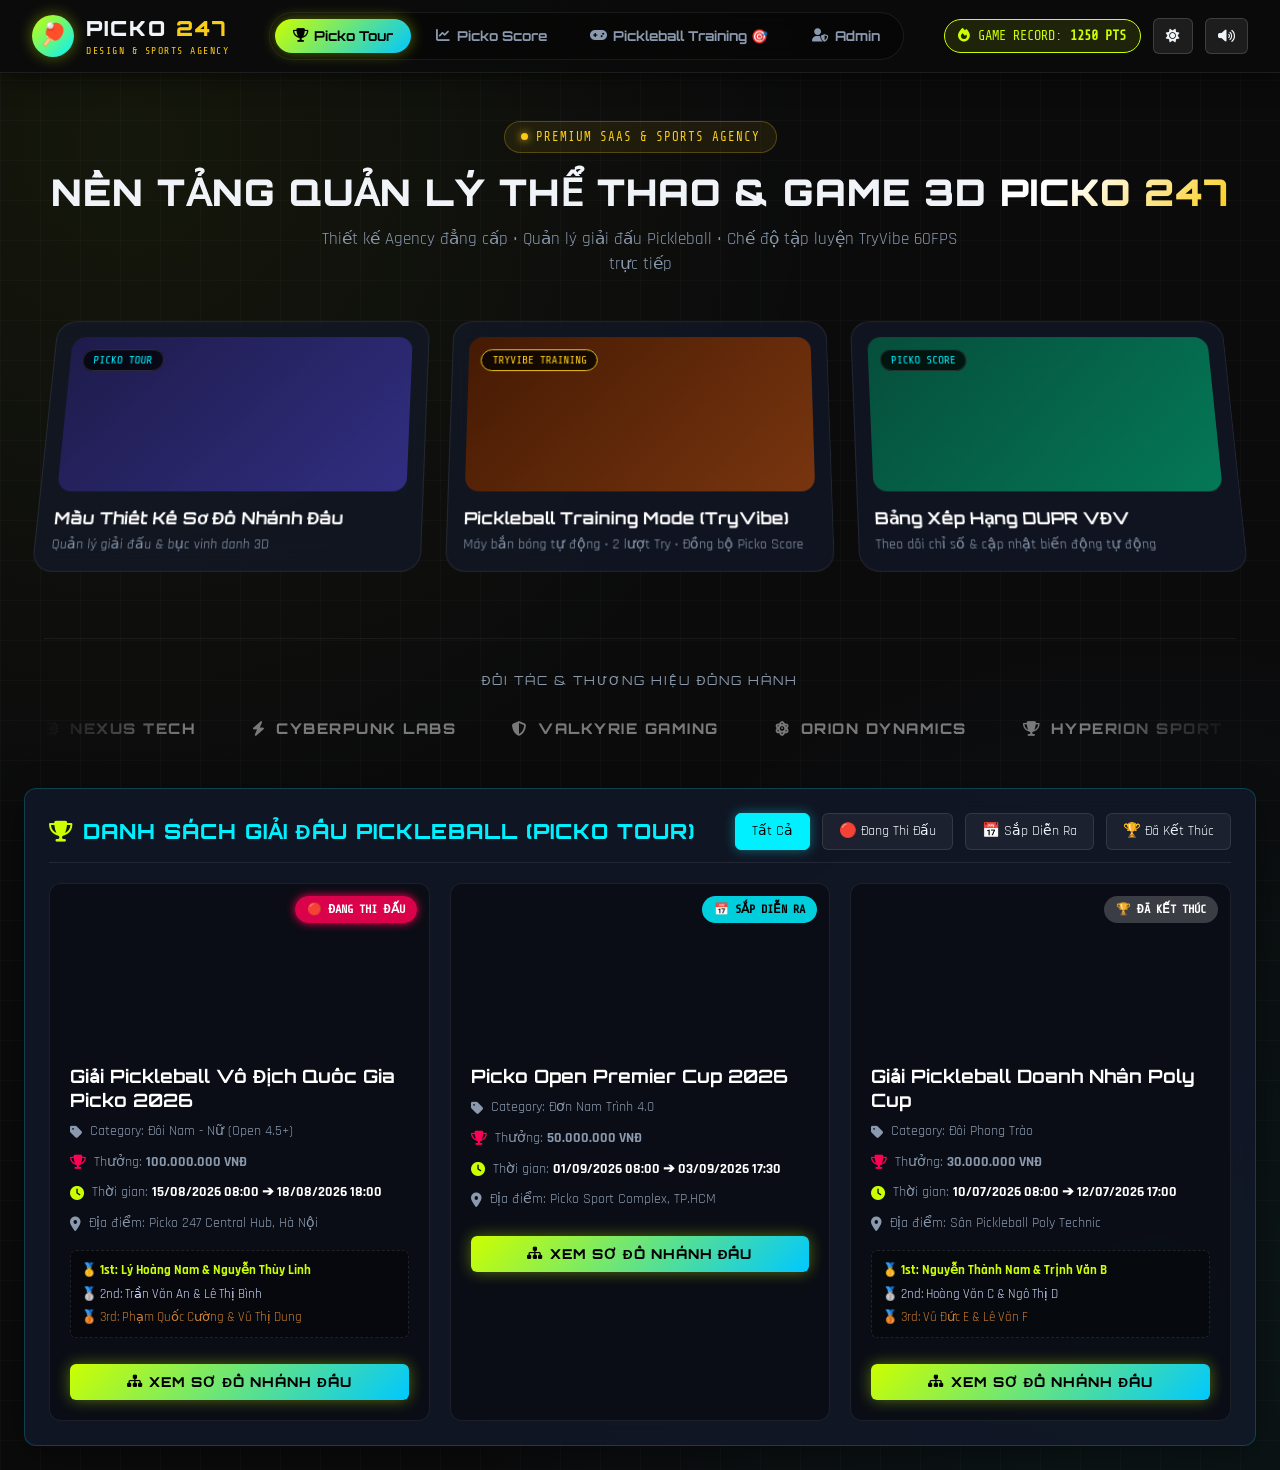
<file: index.html>
<!DOCTYPE html>
<html lang="vi">
<head>
    <meta charset="UTF-8">
    <meta name="viewport" content="width=device-width, initial-scale=1.0">
    <title>Picko 247 Sports & Play Hub — Quản Lý Pickleball & TryVibe Training</title>
    <!-- Google Fonts & FontAwesome -->
    <link rel="stylesheet" href="https://cdnjs.cloudflare.com/ajax/libs/font-awesome/6.4.0/css/all.min.css">
    <link rel="stylesheet" href="css/main.css">
</head>
<body>

    <!-- ===================================================================
         SITE HEADER & BRAND NAVIGATION
         =================================================================== -->
    <!-- ===================================================================
         SITE HEADER & BRAND NAVIGATION (DARK SAAS AGENCY THEME)
         =================================================================== -->
    <header class="site-header saas-header">
        <div class="header-container">
            <!-- Left: Brand Logo -->
            <div class="header-left">
                <a href="#" class="brand-logo">
                    <div class="logo-icon">🏓</div>
                    <div class="brand-text">
                        <div class="brand-title">PICKO <span class="gold-text">247</span></div>
                        <div class="brand-subtitle">DESIGN & SPORTS AGENCY</div>
                    </div>
                </a>
            </div>

            <!-- Core Business Navigation Tabs -->
            <nav class="header-nav-tabs">
                <a href="#" class="nav-tab-link active" data-tab="tour">
                    <i class="fas fa-trophy"></i> Picko Tour
                </a>
                <a href="#" class="nav-tab-link" data-tab="score">
                    <i class="fas fa-chart-line"></i> Picko Score
                </a>
                <a href="#" class="nav-tab-link" data-tab="game">
                    <i class="fas fa-gamepad"></i> Pickleball Training 🎯
                </a>
                <a href="#" class="nav-tab-link" data-tab="admin">
                    <i class="fas fa-user-shield"></i> Admin
                </a>
            </nav>

            <!-- Right Side: Live Game Score Record, Theme Toggle & Sound Toggle -->
            <div class="header-actions">
                <div class="live-game-badge" title="Điểm Mini-Game liên thông Leaderboard">
                    <i class="fas fa-fire"></i> GAME RECORD: <strong id="top-bar-game-score">1250 PTS</strong>
                </div>
                <button class="btn-secondary" id="btn-toggle-theme" style="padding: 0.4rem 0.75rem;" title="Chuyển Chế Độ Sáng / Tối">
                    <i class="fas fa-sun"></i>
                </button>
                <button class="btn-secondary" id="btn-toggle-sound" style="padding: 0.4rem 0.75rem;" title="Bật/Tắt Âm Thanh">
                    <i class="fas fa-volume-up"></i>
                </button>
            </div>
        </div>
    </header>

    <!-- ===================================================================
         HERO SHOWCASE & 3D PERSPECTIVE GALLERY
         =================================================================== -->
    <section class="hero-agency-showcase">
        <div class="hero-badge-pill">
            <span class="gold-dot"></span> PREMIUM SAAS & SPORTS AGENCY
        </div>
        <h1 class="hero-headline">
            NỀN TẢNG QUẢN LÝ THỂ THAO & GAME 3D <span class="gold-gradient-text">PICKO 247</span>
        </h1>
        <p class="hero-subtext">
            Thiết kế Agency đẳng cấp • Quản lý giải đấu Pickleball • Chế độ tập luyện TryVibe 60FPS trực tiếp
        </p>

        <!-- Dynamic 3D Perspective Grid Showcase -->
        <div class="perspective-grid-wrapper">
            <div class="perspective-grid-container">
                <div class="portfolio-card glass-card">
                    <div class="card-thumb thumb-1">
                        <span class="card-tag">PICKO TOUR</span>
                    </div>
                    <div class="card-info">
                        <h4>Mẫu Thiết Kế Sơ Đồ Nhánh Đấu</h4>
                        <p>Quản lý giải đấu & bục vinh danh 3D</p>
                    </div>
                </div>

                <div class="portfolio-card glass-card featured-card">
                    <div class="card-thumb thumb-2">
                        <span class="card-tag gold">TRYVIBE TRAINING</span>
                    </div>
                    <div class="card-info">
                        <h4>Pickleball Training Mode (TryVibe)</h4>
                        <p>Máy bắn bóng tự động • 2 lượt Try • Đồng bộ Picko Score</p>
                    </div>
                </div>

                <div class="portfolio-card glass-card">
                    <div class="card-thumb thumb-3">
                        <span class="card-tag">PICKO SCORE</span>
                    </div>
                    <div class="card-info">
                        <h4>Bảng Xếp Hạng DUPR VĐV</h4>
                        <p>Theo dõi chỉ số & cập nhật biến động tự động</p>
                    </div>
                </div>
            </div>
        </div>

        <!-- Social Proof Section (Partner Logos Infinite Marquee) -->
        <div class="social-proof-section">
            <div class="social-proof-title">ĐỐI TÁC & THƯƠNG HIỆU ĐỒNG HÀNH</div>
            <div class="marquee-wrapper">
                <div class="marquee-track">
                    <div class="partner-logo"><i class="fas fa-microchip"></i> NEXUS TECH</div>
                    <div class="partner-logo"><i class="fas fa-bolt"></i> CYBERPUNK LABS</div>
                    <div class="partner-logo"><i class="fas fa-shield-halved"></i> VALKYRIE GAMING</div>
                    <div class="partner-logo"><i class="fas fa-atom"></i> ORION DYNAMICS</div>
                    <div class="partner-logo"><i class="fas fa-trophy"></i> HYPERION SPORT</div>
                    <div class="partner-logo"><i class="fas fa-globe"></i> ASTRA DIGITAL</div>
                    <div class="partner-logo"><i class="fas fa-crown"></i> ZENITH MEDIA</div>
                    <div class="partner-logo"><i class="fas fa-fire-flame-curved"></i> AURA ATHLETICS</div>

                    <!-- Duplicated Track for Seamless Infinite Loop -->
                    <div class="partner-logo"><i class="fas fa-microchip"></i> NEXUS TECH</div>
                    <div class="partner-logo"><i class="fas fa-bolt"></i> CYBERPUNK LABS</div>
                    <div class="partner-logo"><i class="fas fa-shield-halved"></i> VALKYRIE GAMING</div>
                    <div class="partner-logo"><i class="fas fa-atom"></i> ORION DYNAMICS</div>
                    <div class="partner-logo"><i class="fas fa-trophy"></i> HYPERION SPORT</div>
                    <div class="partner-logo"><i class="fas fa-globe"></i> ASTRA DIGITAL</div>
                    <div class="partner-logo"><i class="fas fa-crown"></i> ZENITH MEDIA</div>
                    <div class="partner-logo"><i class="fas fa-fire-flame-curved"></i> AURA ATHLETICS</div>
                </div>
            </div>
        </div>
    </section>

    <!-- ===================================================================
         MAIN WORKSPACE CONTENT (TABS)
         =================================================================== -->
    <main class="app-container">

        <!-- ===============================================================
             TAB 1: PICKO 247 TOUR (QUẢN LÝ GIẢI ĐẤU & NHÁNH ĐẤU)
             =============================================================== -->
        <section class="tab-page-content" id="tab-tour">
            <div class="glass-panel">
                <div class="section-header">
                    <div class="section-title">
                        <i class="fas fa-trophy" style="color: var(--secondary);"></i>
                        <span>DANH SÁCH GIẢI ĐẤU PICKLEBALL (PICKO TOUR)</span>
                    </div>

                    <!-- Status Filters -->
                    <div class="filter-bar">
                        <button class="tour-filter-btn active" data-status="all">Tất Cả</button>
                        <button class="tour-filter-btn" data-status="live">🔴 Đang Thi Đấu</button>
                        <button class="tour-filter-btn" data-status="upcoming">📅 Sắp Diễn Ra</button>
                        <button class="tour-filter-btn" data-status="finished">🏆 Đã Kết Thúc</button>
                    </div>
                </div>

                <!-- Tournaments Grid Cards -->
                <div class="tournaments-grid" id="tournaments-grid">
                    <!-- Dynamic Tournament Cards Injected by pickoPlatform.js -->
                </div>
            </div>
        </section>

        <!-- ===============================================================
             TAB 2: PICKO 247 SCORE (BẢNG XẾP HẠNG VĐV & HỒ SƠ)
             =============================================================== -->
        <section class="tab-page-content hidden-tab" id="tab-score">
            <div class="glass-panel">
                <div class="section-header">
                    <div class="section-title">
                        <i class="fas fa-list-ol" style="color: var(--primary);"></i>
                        <span>BẢNG XẾP HẠNG VĐV PICKLEBALL (PICKO SCORE)</span>
                    </div>

                    <div style="display: flex; gap: 0.75rem; align-items: center;">
                        <select class="form-control" id="gender-filter" style="padding: 0.35rem 0.75rem;">
                            <option value="all">Tất Cả Giới Tính</option>
                            <option value="Nam">Nam</option>
                            <option value="Nữ">Nữ</option>
                        </select>
                        <input type="text" class="form-control" id="player-search-input" placeholder="🔍 Tìm tên VĐV..." style="padding: 0.35rem 0.75rem;">
                    </div>
                </div>

                <!-- Leaderboard Table -->
                <div class="leaderboard-table-wrapper">
                    <table class="leaderboard-table">
                        <thead>
                            <tr>
                                <th>Hạng</th>
                                <th>Vận Động Viên</th>
                                <th>Giới Tính</th>
                                <th>Điểm DUPR</th>
                                <th>Tỷ Lệ Thắng (Trận)</th>
                                <th>Biến Động</th>
                                <th>Game Score</th>
                                <th>Thao Tác</th>
                            </tr>
                        </thead>
                        <tbody id="leaderboard-tbody">
                            <!-- Dynamic Leaderboard Rows Injected by pickoPlatform.js -->
                        </tbody>
                    </table>
                </div>
            </div>
        </section>

        <!-- ===============================================================
             TAB 3: INTEGRATED MINI GAME "TRYVIBE — PICKLEBALL TRAINING 🎯"
             =============================================================== -->
        <section class="tab-page-content hidden-tab" id="tab-game">
            <div class="glass-panel">
                <div class="section-header">
                    <div>
                        <div class="section-title">
                            <i class="fas fa-gamepad" style="color: var(--secondary);"></i>
                            <span id="game-mode-header-title">MINI-GAME TRỰC TIẾP: PICKLEBALL TRAINING 🎯🏓 (TRYVIBE)</span>
                        </div>
                        <div style="font-size: 0.88rem; color: var(--text-muted);" id="game-mode-header-desc">
                            Máy bắn bóng tự động • Đập bóng qua lưới ghi điểm • Thử thách 2 lượt Try (✔️ ✔️)!
                        </div>
                    </div>
                </div>

                <!-- 3-Column Arcade Cabinet Layout -->
                <div class="game-arcade-layout">
                    
                    <!-- LEFT COLUMN: How to Play & Realtime Stats -->
                    <div class="game-side-panel">
                        <div class="side-panel-box">
                            <div class="side-box-title"><i class="fas fa-book-open"></i> Hướng Dẫn TryVibe Training</div>
                            <ul class="game-rules-list">
                                <li><span class="rule-icon">⬅️➡️</span> <span>Phím <strong>A / D</strong> hoặc <strong>Mũi tên</strong> để di chuyển.</span></li>
                                <li><span class="rule-icon">⬆️</span> <span>Phím <strong>W</strong> hoặc <strong>Mũi tên Lên</strong> để nhảy.</span></li>
                                <li><span class="rule-icon">🏓</span> <span>Phím <strong>Space</strong> để vung vợt đánh bóng qua lưới.</span></li>
                                <li><span class="rule-icon">🎯</span> <span>Chỉ <strong>CỘNG ĐIỂM</strong> khi đánh bóng bay <strong>QUA LƯỚI</strong> sang sân đối phương.</span></li>
                                <li><span class="rule-icon">🚫</span> <span>Đánh <strong>TRÚNG LƯỚI</strong> mà không qua → <strong>MẤT 1 TRY</strong>!</span></li>
                                <li><span class="rule-icon">✔️</span> <span>Bạn có <strong>2 lượt Try</strong> — bóng rơi sân mình là mất 1 Try!</span></li>
                            </ul>
                        </div>

                        <div class="side-panel-box" style="margin-top: 1rem;">
                            <div class="side-box-title"><i class="fas fa-heart"></i> Lượt Try Còn Lại</div>
                            <div id="livesDisplay" class="try-lives-row">
                                <span class="try-icon" id="try1">✔️</span>
                                <span class="try-icon" id="try2">✔️</span>
                            </div>
                            <div style="margin-top: 0.75rem; font-size: 0.85rem; color: var(--text-muted);">
                                Điểm hiện tại: <strong id="hud-score" style="color: var(--secondary);">0</strong> PTS
                            </div>
                        </div>

                        <div class="side-panel-box" style="margin-top: 1rem;">
                            <div class="side-box-title"><i class="fas fa-sliders-h"></i> Điều Khiển Game</div>
                            <div style="display: flex; flex-direction: column; gap: 0.5rem; margin-top: 0.5rem;">
                                <button class="btn-secondary" id="btn-pause-toggle" style="justify-content: center;">
                                    <i class="fas fa-pause"></i> Tạm Dừng [P]
                                </button>
                                <button class="btn-primary" id="btn-reset-game" style="justify-content: center;">
                                    <i class="fas fa-redo"></i> Chơi Lại [R]
                                </button>
                                <button class="btn-secondary" id="btn-toggle-fullscreen" style="justify-content: center;">
                                    <i class="fas fa-expand"></i> Fullscreen [F]
                                </button>
                            </div>
                        </div>
                    </div>

                    <!-- CENTER COLUMN: Centered Mobile Viewport Game Cabinet -->
                    <div class="game-center-viewport">
                        <!-- SPECIFIED GAME CONTAINER -->
                        <div id="game-container" class="arcade-cabinet" style="max-width: 800px; aspect-ratio: 2 / 1; max-height: 440px;">
                            <canvas id="canvas"></canvas>

                            <!-- OVERLAY 1: START SCREEN -->
                            <div class="overlay-screen" id="start-overlay">
                                <div class="game-logo-badge">🏓 OFFICIAL TRAINING HUB</div>
                                <div class="overlay-title" style="color: #D4E157; text-shadow: 0 0 20px rgba(212,225,87,0.5); margin-top: 0.5rem;">CHẾ ĐỘ TẬP LUYỆN</div>
                                <div class="overlay-desc" id="active-game-desc" style="max-width: 420px; margin: 0.5rem auto 1rem;">
                                    Rèn luyện phản xạ đỉnh cao! Đón và đánh trả các đường bóng từ máy bắn tự động qua lưới.
                                </div>
                                <button class="btn-primary" id="btn-start-game" style="font-size: 1.05rem; padding: 0.75rem 2.2rem; border-radius: 50px;">
                                    <i class="fas fa-play"></i> BẮT ĐẦU NGAY
                                </button>
                            </div>

                            <!-- OVERLAY 2: COUNTDOWN 3-2-1 SCREEN -->
                            <div class="overlay-screen hidden" id="countdown-overlay" style="background: rgba(11, 11, 12, 0.88); backdrop-filter: blur(12px);">
                                <div class="countdown-number-anim" id="countdown-number">3</div>
                                <div style="font-family: var(--font-heading); color: var(--gold-primary); letter-spacing: 2px; margin-top: 0.5rem; font-size: 1.1rem;">SẴN SÀNG VÀO TRẬN!</div>
                            </div>

                            <!-- OVERLAY 3: PAUSE SCREEN -->
                            <div class="overlay-screen hidden" id="pause-overlay">
                                <div class="overlay-title" style="color: var(--accent);">ĐANG TẠM DỪNG</div>
                                <div style="display: flex; gap: 0.75rem; margin-top: 1rem; flex-wrap: wrap; justify-content: center;">
                                    <button class="btn-primary" id="btn-resume-game" style="padding: 0.65rem 2rem; border-radius: 50px;">
                                        <i class="fas fa-play"></i> TIẾP TỤC CHƠI
                                    </button>
                                    <button class="btn-danger" id="btn-exit-game-pause" style="padding: 0.65rem 1.8rem; border-radius: 50px;">
                                        <i class="fas fa-sign-out-alt"></i> THOÁT GAME
                                    </button>
                                </div>
                            </div>

                            <!-- OVERLAY 4: GAME OVER SCREEN -->
                            <div class="overlay-screen hidden" id="gameover-overlay">
                                <div id="new-high-badge" class="game-logo-badge" style="background: rgba(250,204,21,0.2); border-color: #FACC15; color: #FACC15; margin-bottom: 0.5rem; display: none;">
                                    🏆 BẠN ĐÃ TẠO KỶ LỤC MỚI!
                                </div>
                                <div class="overlay-title" style="color: var(--danger);">GAME OVER</div>
                                <div style="font-size: 1.15rem; color: var(--text-main); margin-top: 0.5rem;">
                                    Điểm Số: <span id="final-score-display" style="color: var(--secondary); font-weight: 800; font-family: var(--font-heading); font-size: 1.5rem;">0</span> PTS
                                </div>
                                <div style="font-size: 0.95rem; color: var(--text-muted); margin-top: 0.25rem;">
                                    Kỷ Lục Cá Nhân: <span id="final-highscore-display" style="color: #FACC15; font-weight: 800; font-family: var(--font-mono);">0</span> PTS
                                </div>
                                <div style="font-size: 0.88rem; color: var(--success); margin-top: 0.35rem; background: rgba(0,255,136,0.1); padding: 0.4rem 0.8rem; border-radius: 20px;">
                                    ✔ Đã tự động đồng bộ lên Bảng Xếp Hạng Picko Score!
                                </div>
                                <div style="display: flex; gap: 0.75rem; margin-top: 1rem; flex-wrap: wrap; justify-content: center;">
                                    <button class="btn-primary" id="btn-restart-game-over" style="padding: 0.65rem 2rem; border-radius: 50px;">
                                        <i class="fas fa-redo"></i> CHƠI LẠI NGAY
                                    </button>
                                    <button class="btn-danger" id="btn-exit-game-over" style="padding: 0.65rem 1.8rem; border-radius: 50px;">
                                        <i class="fas fa-sign-out-alt"></i> THOÁT GAME
                                    </button>
                                </div>
                            </div>
                        </div>

                        <!-- BOTTOM EXIT GAME TOOLBAR BUTTON -->
                        <div class="game-bottom-actions" style="margin-top: 0.85rem; display: flex; gap: 0.75rem; justify-content: center; width: 100%;">
                            <button class="btn-danger" id="btn-exit-game-bar" style="padding: 0.55rem 1.8rem; border-radius: 50px; font-weight: 700; font-family: var(--font-heading); font-size: 0.85rem;">
                                <i class="fas fa-sign-out-alt"></i> THOÁT GAME & THU NHỎ
                            </button>
                        </div>
                    </div>

                    <!-- RIGHT COLUMN: Top Leaderboard Fast Preview -->
                    <div class="game-side-panel">
                        <div class="side-panel-box">
                            <div class="side-box-title"><i class="fas fa-trophy" style="color: var(--secondary);"></i> Top Cao Thủ Mini Game</div>
                            <div class="mini-leaderboard-list">
                                <div class="mini-rank-item gold">
                                    <span class="mini-rank-num">🥇 1</span>
                                    <span class="mini-rank-name">Lý Hoàng Nam</span>
                                    <span class="mini-rank-score">1,250 PTS</span>
                                </div>
                                <div class="mini-rank-item silver">
                                    <span class="mini-rank-num">🥈 2</span>
                                    <span class="mini-rank-name">Nguyễn Thùy Linh</span>
                                    <span class="mini-rank-score">980 PTS</span>
                                </div>
                                <div class="mini-rank-item bronze">
                                    <span class="mini-rank-num">🥉 3</span>
                                    <span class="mini-rank-name">Trần Văn An</span>
                                    <span class="mini-rank-score">840 PTS</span>
                                </div>
                                <div class="mini-rank-item">
                                    <span class="mini-rank-num">4</span>
                                    <span class="mini-rank-name">Lê Thị Bình</span>
                                    <span class="mini-rank-score">720 PTS</span>
                                </div>
                                <div class="mini-rank-item">
                                    <span class="mini-rank-num">5</span>
                                    <span class="mini-rank-name">Phạm Quốc Cường</span>
                                    <span class="mini-rank-score">610 PTS</span>
                                </div>
                            </div>
                        </div>

                        <div class="side-panel-box" style="margin-top: 1rem; text-align: center;">
                            <div class="side-box-title"><i class="fas fa-fire" style="color: var(--accent);"></i> Kỷ Lục Của Bạn</div>
                            <div style="font-family: var(--font-heading); font-size: 1.8rem; color: var(--secondary); margin-top: 0.3rem;" id="side-user-highscore">
                                0 PTS
                            </div>
                        </div>
                    </div>

                </div>
            </div>
        </section>

        <!-- ===============================================================
             TAB 4: ADMIN PANEL (QUẢN TRỊ CRUD GIẢI ĐẤU & VĐV)
             =============================================================== -->
        <section class="tab-page-content hidden-tab" id="tab-admin">
            <div class="glass-panel">
                <div class="section-header">
                    <div class="section-title">
                        <i class="fas fa-user-shield" style="color: var(--accent);"></i>
                        <span>ADMIN PANEL — QUẢN TRỊ NGIỆP VỤ PICKO 247</span>
                    </div>
                </div>

                <!-- Admin Login Simulation (ID & 6-Digit PIN) -->
                <div id="admin-login-card" style="max-width: 440px; margin: 2rem auto; text-align: center; background: rgba(0,0,0,0.4); padding: 1.8rem; border-radius: var(--radius-md); border: 1px solid var(--bg-card-border);">
                    <h3 style="margin-bottom: 0.5rem; color: var(--primary); font-family: var(--font-heading); font-size: 1.25rem;">
                        <i class="fas fa-user-lock"></i> ĐĂNG NHẬP QUẢN TRỊ VIÊN
                    </h3>
                    <p style="font-size: 0.85rem; color: var(--text-muted); margin-bottom: 1.25rem;">
                        Nhập <strong>Tên ID</strong> và <strong>Mã PIN 6 chữ số</strong> để truy cập hệ thống quản trị Picko 247.
                    </p>
                    <div class="input-group" style="text-align: left;">
                        <label><i class="fas fa-id-badge"></i> Tên ID Tài Khoản:</label>
                        <input type="text" class="form-control" id="admin-id-input" placeholder="Tên ID (Mặc định: ADMIN247)" value="ADMIN247">
                    </div>
                    <div class="input-group" style="text-align: left; margin-top: 0.8rem;">
                        <label><i class="fas fa-key"></i> Mã PIN (6 chữ số):</label>
                        <input type="password" maxlength="6" pattern="[0-9]*" inputmode="numeric" class="form-control" id="admin-pin-input" placeholder="Mã PIN 6 chữ số (VD: 666888)" value="666888">
                    </div>
                    <button class="btn-primary" id="admin-login-btn" style="width: 100%; justify-content: center; margin-top: 1rem; padding: 0.65rem 1rem;">
                        <i class="fas fa-shield-alt"></i> XÁC NHẬN ĐĂNG NHẬP ADMIN
                    </button>
                    <div style="margin-top: 1rem; font-size: 0.8rem; color: var(--gold-primary); background: rgba(255,255,255,0.05); padding: 0.5rem; border-radius: 6px;">
                        💡 <strong>ID Mặc Định:</strong> <code>ADMIN247</code> | <strong>Mã PIN:</strong> <code>666888</code> (hoặc <code>123456</code>)
                    </div>
                </div>

                <!-- Admin Management Panel (Shown after login) -->
                <div id="admin-management-panel" class="hidden-tab">
                    <!-- Top Admin Toolbar & Status -->
                    <div style="display: flex; justify-content: space-between; align-items: center; background: rgba(0,0,0,0.2); padding: 0.8rem 1.2rem; border-radius: var(--radius-md); margin-bottom: 1.5rem; border: 1px solid rgba(255,255,255,0.08);">
                        <div style="display: flex; align-items: center; gap: 0.75rem;">
                            <span style="width: 10px; height: 10px; background: var(--success); border-radius: 50%; display: inline-block;"></span>
                            <span style="font-weight: 700; color: var(--primary);">ADMIN LOGGED IN: <strong id="logged-admin-id" style="color: var(--gold-primary);">ADMIN247</strong></span>
                        </div>
                        <button class="btn-secondary" id="admin-logout-btn" style="padding: 0.4rem 1rem; font-size: 0.85rem;">
                            <i class="fas fa-sign-out-alt"></i> Đăng Xuất Admin
                        </button>
                    </div>

                    <!-- ACCOUNT MANAGEMENT SECTION (QUẢN LÝ TÀI KHOẢN & MÃ PIN 6 CHỮ SỐ) -->
                    <div style="margin-bottom: 2rem;">
                        <div style="display: flex; justify-content: space-between; align-items: center; flex-wrap: wrap; gap: 1rem; margin-bottom: 1rem;">
                            <h3 style="color: var(--gold-primary); font-family: var(--font-heading); font-size: 1.15rem;">
                                <i class="fas fa-users-cog"></i> DANH SÁCH TÀI KHOẢN HỆ THỐNG & MÃ PIN 6 CHỮ SỐ
                            </h3>
                            <div style="display: flex; gap: 0.5rem;">
                                <button class="btn-secondary" id="btn-toggle-pin-visibility" style="padding: 0.45rem 0.85rem; font-size: 0.8rem;">
                                    <i class="fas fa-eye"></i> Hiện / Ẩn Mã PIN
                                </button>
                                <button class="btn-primary" id="btn-open-add-account-modal" style="padding: 0.45rem 0.85rem; font-size: 0.8rem;">
                                    <i class="fas fa-user-plus"></i> + Thêm Tài Khoản Mới
                                </button>
                            </div>
                        </div>

                        <!-- Account List Table -->
                        <div class="leaderboard-table-container">
                            <table class="leaderboard-table">
                                <thead>
                                    <tr>
                                        <th>TÊN ID DỰ ÁN</th>
                                        <th>CHỦ TÀI KHOẢN</th>
                                        <th>MÃ PIN (6 CHỮ SỐ)</th>
                                        <th>VAI TRÒ</th>
                                        <th>RECORD / SCORE</th>
                                        <th>TRẠNG THÁI</th>
                                        <th>THAO TÁC</th>
                                    </tr>
                                </thead>
                                <tbody id="account-list-tbody">
                                    <!-- Rendered dynamically by PickoPlatform -->
                                </tbody>
                            </table>
                        </div>
                    </div>

                    <!-- LIVE MATCHES MANAGEMENT SECTION (QUẢN LÝ TRẬN ĐẤU ĐANG DIỄN RA) -->
                    <div style="margin-bottom: 2rem;">
                        <div style="display: flex; justify-content: space-between; align-items: center; flex-wrap: wrap; gap: 1rem; margin-bottom: 1rem;">
                            <h3 style="color: var(--secondary); font-family: var(--font-heading); font-size: 1.15rem;">
                                <i class="fas fa-play-circle" style="color: #FF0055;"></i> QUẢN LÝ TRẬN ĐẤU ĐANG DIỄN RA (LIVE MATCH MANAGEMENT)
                            </h3>
                            <button class="btn-primary" id="btn-open-add-live-match-modal" style="padding: 0.45rem 0.85rem; font-size: 0.8rem;">
                                <i class="fas fa-plus-circle"></i> + Thêm Trận Đấu Mới Diễn Ra
                            </button>
                        </div>

                        <!-- Live Matches Table -->
                        <div class="leaderboard-table-container">
                            <table class="leaderboard-table">
                                <thead>
                                    <tr>
                                        <th>ID / GIẢI ĐẤU</th>
                                        <th>VÒNG / SÂN ĐẤU</th>
                                        <th>ĐỘI 1 vs ĐỘI 2</th>
                                        <th>TỶ SỐ TRỰC TIẾP</th>
                                        <th>THỜI GIAN (BẮT ĐẦU - KẾT THÚC)</th>
                                        <th>TRẠNG THÁI</th>
                                        <th>THAO TÁC ADMIN</th>
                                    </tr>
                                </thead>
                                <tbody id="live-matches-tbody">
                                    <!-- Rendered dynamically by PickoPlatform -->
                                </tbody>
                            </table>
                        </div>
                    </div>

                    <!-- TOURNAMENT & SYSTEM CRUD -->
                    <div style="display: grid; grid-template-columns: 1fr 1fr; gap: 1.5rem;">
                        <!-- CRUD Tournaments Form -->
                        <div style="background: rgba(0,0,0,0.3); padding: 1.25rem; border-radius: var(--radius-md); border: 1px solid rgba(255,255,255,0.08);">
                            <h3 style="color: var(--secondary); font-family: var(--font-heading); margin-bottom: 1rem; font-size: 1rem;">➕ Tạo Giải Đấu Mới (CRUD Tour)</h3>
                            <form id="form-add-tournament">
                                <div class="input-group">
                                    <label>Tên Giải Đấu:</label>
                                    <input type="text" class="form-control" id="admin-tour-name" required placeholder="VD: Picko Open Cup 2026">
                                </div>
                                <div class="input-group">
                                    <label>Hạng Mục Thi Đấu:</label>
                                    <input type="text" class="form-control" id="admin-tour-category" required placeholder="VD: Đôi Nam-Nữ Trình 4.5">
                                </div>
                                <div class="input-group">
                                    <label>Cơ Cấu Giải Thưởng:</label>
                                    <input type="text" class="form-control" id="admin-tour-prize" required placeholder="VD: 50.000.000 VNĐ">
                                </div>
                                <div style="display: grid; grid-template-columns: 1fr 1fr; gap: 0.8rem; margin-bottom: 0.85rem;">
                                    <div class="input-group" style="margin-bottom: 0;">
                                        <label><i class="fas fa-clock"></i> Thời Gian Bắt Đầu:</label>
                                        <input type="datetime-local" class="form-control" id="admin-tour-start-time" required>
                                    </div>
                                    <div class="input-group" style="margin-bottom: 0;">
                                        <label><i class="fas fa-flag-checkered"></i> Thời Gian Kết Thúc:</label>
                                        <input type="datetime-local" class="form-control" id="admin-tour-end-time" required>
                                    </div>
                                </div>
                                <button type="submit" class="btn-primary" style="width: 100%; justify-content: center; margin-top: 0.5rem;">
                                    <i class="fas fa-plus-circle"></i> XÁC NHẬN TẠO GIẢI
                                </button>
                            </form>
                        </div>

                        <!-- CRUD Player Rating Adjustments & Athlete Management -->
                        <div style="background: rgba(0,0,0,0.3); padding: 1.25rem; border-radius: var(--radius-md); border: 1px solid rgba(255,255,255,0.08);">
                            <h3 style="color: var(--primary); font-family: var(--font-heading); margin-bottom: 0.75rem; font-size: 1rem;">
                                ⚙️ Quản Lý VĐV & Điều Chỉnh Điểm DUPR (CRUD Score)
                            </h3>
                            <p style="font-size: 0.85rem; color: var(--text-muted); margin-bottom: 1rem;">
                                Khởi tạo VĐV mới hoặc ghi nhận trực tiếp biến động điểm (+0.20, -0.10) kèm lý do giải đấu.
                            </p>
                            <div style="display: flex; flex-direction: column; gap: 0.6rem;">
                                <button class="btn-primary" id="btn-open-add-athlete-modal" style="width: 100%; justify-content: center; font-size: 0.85rem;">
                                    <i class="fas fa-user-plus"></i> ➕ Tạo Hồ Sơ VĐV Mới
                                </button>
                                <button class="btn-secondary" id="btn-trigger-dupr-sync" style="width: 100%; justify-content: center; font-size: 0.85rem;">
                                    <i class="fas fa-sync-alt"></i> 🔄 Tự Động Cập Nhật Biến Động Điểm DUPR All VĐV
                                </button>
                            </div>
                        </div>
                    </div>

                    <!-- ADMIN ATHLETES LIST TABLE (CRUD ATHLETES) -->
                    <div style="margin-top: 2rem;">
                        <div style="display: flex; justify-content: space-between; align-items: center; margin-bottom: 1rem;">
                            <h3 style="color: var(--secondary); font-family: var(--font-heading); font-size: 1.1rem;">
                                <i class="fas fa-running"></i> QUẢN LÝ THÔNG TIN VĐV & ĐIỂM DUPR ĐỒNG BỘ
                            </h3>
                        </div>
                        <div class="leaderboard-table-container">
                            <table class="leaderboard-table">
                                <thead>
                                    <tr>
                                        <th>ID VĐV</th>
                                        <th>HỌ VÀ TÊN</th>
                                        <th>GIỚI TÍNH</th>
                                        <th>ĐIỂM DUPR</th>
                                        <th>TỶ LỆ THẮNG</th>
                                        <th>BIẾN ĐỘNG GẦN NHẤT</th>
                                        <th>THAO TÁC ADMIN</th>
                                    </tr>
                                </thead>
                                <tbody id="admin-athletes-tbody">
                                    <!-- Rendered dynamically by PickoPlatform -->
                                </tbody>
                            </table>
                        </div>
                    </div>
                </div>
            </div>
        </section>

    </main>

    <!-- ===================================================================
         BRACKET MODAL VIEWER
         =================================================================== -->
    <div class="modal-backdrop" id="bracket-modal">
        <div class="modal-card">
            <div style="display: flex; justify-content: space-between; align-items: center; border-bottom: 1px solid rgba(255,255,255,0.1); padding-bottom: 0.5rem;">
                <h3 id="bracket-modal-title" style="font-family: var(--font-heading); color: var(--primary);">SƠ ĐỒ NHÁNH ĐẤU</h3>
                <button class="close-btn" onclick="document.getElementById('bracket-modal').classList.remove('active')" style="background:none; border:none; color:#fff; font-size:1.5rem; cursor:pointer;">&times;</button>
            </div>
            <div id="bracket-modal-body" style="padding-top: 1rem;">
                <!-- Bracket content injected dynamically -->
            </div>
        </div>
    </div>

    <!-- ===================================================================
         PLAYER PROFILE MODAL
         =================================================================== -->
    <div class="modal-backdrop" id="player-modal">
        <div class="modal-card">
            <div style="display: flex; justify-content: space-between; align-items: center;">
                <h3 style="font-family: var(--font-heading); color: var(--secondary);">HỒ SƠ VẬN ĐỘNG VIÊN</h3>
                <button class="close-btn" onclick="document.getElementById('player-modal').classList.remove('active')" style="background:none; border:none; color:#fff; font-size:1.5rem; cursor:pointer;">&times;</button>
            </div>
            <div id="player-modal-content">
                <!-- Player Profile Content -->
            </div>
        </div>
    </div>

    <!-- ===================================================================
         ADD NEW ACCOUNT MODAL (ID & MÃ PIN 6 CHỮ SỐ)
         =================================================================== -->
    <div class="modal-backdrop" id="account-modal">
        <div class="modal-card" style="max-width: 480px;">
            <div style="display: flex; justify-content: space-between; align-items: center; border-bottom: 1px solid rgba(255,255,255,0.1); padding-bottom: 0.5rem; margin-bottom: 1rem;">
                <h3 style="font-family: var(--font-heading); color: var(--gold-primary);"><i class="fas fa-user-plus"></i> THÊM TÀI KHOẢN HỆ THỐNG MỚI</h3>
                <button class="close-btn" onclick="document.getElementById('account-modal').classList.remove('active')" style="background:none; border:none; color:#fff; font-size:1.5rem; cursor:pointer;">&times;</button>
            </div>
            <form id="form-add-account">
                <div class="input-group">
                    <label><i class="fas fa-id-card"></i> Tên ID Tài Khoản (Duy Nhất):</label>
                    <input type="text" class="form-control" id="new-account-id" required placeholder="VD: ADMIN_VIP_01 hoặc PK-PLAYER-99">
                </div>
                <div class="input-group" style="margin-top: 0.8rem;">
                    <label><i class="fas fa-user"></i> Tên Chủ Tài Khoản / VĐV:</label>
                    <input type="text" class="form-control" id="new-account-name" required placeholder="VD: Nguyễn Hoàng Nam">
                </div>
                <div class="input-group" style="margin-top: 0.8rem;">
                    <label><i class="fas fa-key"></i> Mã PIN (Bắt Buộc 6 Chữ Số):</label>
                    <div style="display: flex; gap: 0.5rem;">
                        <input type="text" maxlength="6" pattern="[0-9]{6}" inputmode="numeric" class="form-control" id="new-account-pin" required placeholder="6 chữ số PIN (VD: 888999)">
                        <button type="button" class="btn-secondary" id="btn-generate-pin" style="white-space: nowrap; font-size: 0.8rem;">
                            🎲 Ngẫu Nhiên
                        </button>
                    </div>
                </div>
                <div class="input-group" style="margin-top: 0.8rem;">
                    <label><i class="fas fa-user-shield"></i> Vai Trò Hệ Thống:</label>
                    <select class="form-control" id="new-account-role">
                        <option value="Quản Trị Viên">🛡️ Quản Trị Viên (Admin)</option>
                        <option value="Vận Động Viên" selected>🏓 Vận Động Viên Official</option>
                        <option value="Hội Viên Premier">⭐ Hội Viên Premier</option>
                    </select>
                </div>
                <button type="submit" class="btn-primary" style="width: 100%; justify-content: center; margin-top: 1.25rem;">
                    <i class="fas fa-save"></i> LƯU & CẤP TÀI KHOẢN MỚI
                </button>
            </form>
        </div>
    <!-- ===================================================================
         ADD NEW ATHLETE MODAL (CRUD ATHLETE PROFILE)
         =================================================================== -->
    <div class="modal-backdrop" id="athlete-modal">
        <div class="modal-card" style="max-width: 500px;">
            <div style="display: flex; justify-content: space-between; align-items: center; border-bottom: 1px solid rgba(255,255,255,0.1); padding-bottom: 0.5rem; margin-bottom: 1rem;">
                <h3 style="font-family: var(--font-heading); color: var(--primary);"><i class="fas fa-user-plus"></i> KHỞI TẠO HỒ SƠ VĐV MỚI</h3>
                <button class="close-btn" onclick="document.getElementById('athlete-modal').classList.remove('active')" style="background:none; border:none; color:#fff; font-size:1.5rem; cursor:pointer;">&times;</button>
            </div>
            <form id="form-add-athlete">
                <div class="input-group">
                    <label><i class="fas fa-id-badge"></i> Họ và Tên VĐV:</label>
                    <input type="text" class="form-control" id="new-athlete-name" required placeholder="VD: Đặng Hoàng Yến">
                </div>
                <div style="display: grid; grid-template-columns: 1fr 1fr; gap: 0.8rem; margin-top: 0.8rem;">
                    <div class="input-group">
                        <label><i class="fas fa-venus-mars"></i> Giới Tính:</label>
                        <select class="form-control" id="new-athlete-gender">
                            <option value="Nam">Nam</option>
                            <option value="Nữ">Nữ</option>
                        </select>
                    </div>
                    <div class="input-group">
                        <label><i class="fas fa-star"></i> Điểm DUPR Khởi Tạo:</label>
                        <input type="number" step="0.01" min="1.00" max="8.00" class="form-control" id="new-athlete-dupr" required value="4.50">
                    </div>
                </div>
                <div class="input-group" style="margin-top: 0.8rem;">
                    <label><i class="fas fa-align-left"></i> Bio Giới Thiệu / CLB Trực Thuộc:</label>
                    <input type="text" class="form-control" id="new-athlete-bio" placeholder="VD: VĐV Chuyên nghiệp Picko Club Hanoi">
                </div>
                <div class="input-group" style="margin-top: 0.8rem;">
                    <label><i class="fas fa-trophy"></i> Thành Tích Nổi Bật / Huy Chương:</label>
                    <input type="text" class="form-control" id="new-athlete-achievements" placeholder="VD: 🥇 Vô Địch Picko Premier Cup 2026">
                </div>
                <button type="submit" class="btn-primary" style="width: 100%; justify-content: center; margin-top: 1.25rem;">
                    <i class="fas fa-plus-circle"></i> XÁC NHẬN LƯU VĐV MỚI
                </button>
            </form>
        </div>
    </div>

    <!-- ===================================================================
         ADD NEW LIVE MATCH MODAL
         =================================================================== -->
    <div class="modal-backdrop" id="live-match-modal">
        <div class="modal-card" style="max-width: 520px;">
            <div style="display: flex; justify-content: space-between; align-items: center; border-bottom: 1px solid rgba(255,255,255,0.1); padding-bottom: 0.5rem; margin-bottom: 1rem;">
                <h3 style="font-family: var(--font-heading); color: var(--secondary);"><i class="fas fa-play-circle" style="color: #FF0055;"></i> THÊM TRẬN ĐẤU ĐANG DIỄN RA MỚI</h3>
                <button class="close-btn" onclick="document.getElementById('live-match-modal').classList.remove('active')" style="background:none; border:none; color:#fff; font-size:1.5rem; cursor:pointer;">&times;</button>
            </div>
            <form id="form-add-live-match">
                <div class="input-group">
                    <label><i class="fas fa-trophy"></i> Thuộc Giải Đấu:</label>
                    <input type="text" class="form-control" id="new-match-tour" required placeholder="VD: Giải Pickleball Vô Địch Quốc Gia Picko 2026">
                </div>
                <div style="display: grid; grid-template-columns: 1fr 1fr; gap: 0.8rem; margin-top: 0.8rem;">
                    <div class="input-group">
                        <label><i class="fas fa-sitemap"></i> Vòng Đấu:</label>
                        <input type="text" class="form-control" id="new-match-round" required placeholder="VD: Bán Kết Đôi Nam">
                    </div>
                    <div class="input-group">
                        <label><i class="fas fa-map-marker-alt"></i> Sân Thi Đấu (Court):</label>
                        <input type="text" class="form-control" id="new-match-court" required placeholder="VD: Sân Trung Tâm">
                    </div>
                </div>
                <div style="display: grid; grid-template-columns: 1fr 1fr; gap: 0.8rem; margin-top: 0.8rem;">
                    <div class="input-group">
                        <label><i class="fas fa-user"></i> Đội / VĐV 1:</label>
                        <input type="text" class="form-control" id="new-match-p1" required placeholder="VD: Lý Hoàng Nam / Thùy Linh">
                    </div>
                    <div class="input-group">
                        <label><i class="fas fa-user"></i> Đội / VĐV 2:</label>
                        <input type="text" class="form-control" id="new-match-p2" required placeholder="VD: Phạm Cường / Vũ Dung">
                    </div>
                </div>
                <div class="input-group" style="margin-top: 0.8rem;">
                    <label><i class="fas fa-star"></i> Tỷ Số Trực Tiếp Ban Đầu:</label>
                    <input type="text" class="form-control" id="new-match-score" required value="0 - 0" placeholder="VD: 11 - 9, 8 - 11">
                </div>
                <div style="display: grid; grid-template-columns: 1fr 1fr; gap: 0.8rem; margin-top: 0.8rem;">
                    <div class="input-group">
                        <label><i class="fas fa-clock"></i> Thời Gian Bắt Đầu:</label>
                        <input type="datetime-local" class="form-control" id="new-match-start-time" required>
                    </div>
                    <div class="input-group">
                        <label><i class="fas fa-flag-checkered"></i> Dự Kiến Kết Thúc:</label>
                        <input type="datetime-local" class="form-control" id="new-match-end-time" required>
                    </div>
                </div>
                <button type="submit" class="btn-primary" style="width: 100%; justify-content: center; margin-top: 1.25rem;">
                    <i class="fas fa-plus-circle"></i> TẠO & PHÁT TRỰC TIẾP TRẬN ĐẤU
                </button>
            </form>
        </div>
    </div>
    <script src="js/engine/AudioManager.js"></script>
    <script src="js/engine/InputManager.js"></script>
    <script src="js/engine/ParticleSystem.js"></script>
    <script src="js/engine/Storage.js"></script>
    <script src="js/engine/GameEngine.js"></script>
    <script src="js/games/BaseGame.js"></script>
    <script src="js/games/PickleballTraining.js"></script>
    <script src="js/pickoPlatform.js"></script>
    <script src="js/app.js"></script>
</body>
</html>
</file>
<file: css/main.css>
/* ==========================================================================
   PICKO 247 SPORTS & PLAY HUB - Master Layout & Theme System
   Brand Theme: Deep Navy (#0b0f19), Electric Cyan (#00f0ff), Pickleball Yellow (#ccff00)
   ========================================================================== */

@import url('https://fonts.googleapis.com/css2?family=Orbitron:wght@400;600;800;900&family=Rajdhani:wght@500;600;700&family=Share+Tech+Mono&display=swap');

:root {
    --bg-dark: #0b0f19;
    --bg-card: rgba(18, 24, 41, 0.85);
    --bg-card-border: rgba(0, 240, 255, 0.2);
    
    --primary: #00f0ff;
    --primary-glow: rgba(0, 240, 255, 0.4);
    --secondary: #ccff00; /* Pickleball Lime/Yellow */
    --secondary-glow: rgba(204, 255, 0, 0.4);
    --accent: #ff0055;
    --accent-glow: rgba(255, 0, 85, 0.4);
    --success: #00ff88;
    --danger: #ff3366;
    
    --text-main: #f0f4f8;
    --text-muted: #8a99ad;
    --text-dim: #4e5d73;
    
    --font-heading: 'Orbitron', sans-serif;
    --font-body: 'Rajdhani', sans-serif;
    --font-mono: 'Share Tech Mono', monospace;
    
    --radius-sm: 6px;
    --radius-md: 12px;
    --radius-lg: 20px;
    
    --transition: all 0.25s cubic-bezier(0.4, 0, 0.2, 1);
}

/* ==========================================================================
   BRIGHT FRESH GREEN & PROFESSIONAL SAAS LIGHT THEME SYSTEM (.light-theme)
   ========================================================================== */
body.light-theme {
    --bg-dark: #f8fafc;
    --bg-dark-saas: #f0fdf4;
    --bg-card: rgba(255, 255, 255, 0.95);
    --bg-card-border: rgba(16, 185, 129, 0.16);
    
    --primary: #10b981;
    --primary-glow: rgba(16, 185, 129, 0.2);
    --secondary: #059669;
    --secondary-glow: rgba(5, 150, 105, 0.2);
    --gold-primary: #10b981;
    --gold-glow: rgba(16, 185, 129, 0.2);

    --text-main: #0f172a;
    --text-muted: #334155;
    --text-dim: #64748b;
    background: linear-gradient(135deg, #f8fafc 0%, #ecfdf5 50%, #f0fdf4 100%) !important;
    background-attachment: fixed !important;
    color: #0f172a !important;
}

body.light-theme .saas-header {
    background: rgba(255, 255, 255, 0.95) !important;
    border-bottom: 1px solid rgba(16, 185, 129, 0.14) !important;
    backdrop-filter: blur(16px) !important;
    box-shadow: 0 4px 20px rgba(0, 0, 0, 0.03);
}

body.light-theme .brand-title {
    color: #0f172a !important;
}

body.light-theme .brand-title .gold-text {
    color: #10b981 !important;
}

body.light-theme .brand-subtitle {
    color: #64748b !important;
}

body.light-theme .nav-tab-link {
    color: #334155 !important;
}

body.light-theme .nav-tab-link:hover {
    color: #10b981 !important;
    background: rgba(16, 185, 129, 0.08) !important;
}

body.light-theme .nav-tab-link.active {
    color: #047857 !important;
    background: #ecfdf5 !important;
    border-color: #10b981 !important;
    box-shadow: 0 0 14px rgba(16, 185, 129, 0.18) !important;
}

body.light-theme .live-game-badge {
    background: #ecfdf5 !important;
    border-color: rgba(16, 185, 129, 0.35) !important;
    color: #047857 !important;
}

body.light-theme .hero-headline {
    color: #0f172a !important;
}

body.light-theme .gold-gradient-text {
    background: linear-gradient(135deg, #10b981 0%, #059669 100%) !important;
    -webkit-background-clip: text !important;
    -webkit-text-fill-color: transparent !important;
}

body.light-theme .hero-subtext {
    color: #334155 !important;
}

body.light-theme .hero-badge-pill {
    background: #ecfdf5 !important;
    border-color: rgba(16, 185, 129, 0.35) !important;
    color: #047857 !important;
    box-shadow: 0 4px 15px rgba(16, 185, 129, 0.1) !important;
}

body.light-theme .gold-dot {
    background: #10b981 !important;
    box-shadow: 0 0 10px #10b981 !important;
}

body.light-theme .glass-panel,
body.light-theme .portfolio-card,
body.light-theme .side-panel-box,
body.light-theme .modal-card {
    background: rgba(255, 255, 255, 0.98) !important;
    border: 1px solid rgba(16, 185, 129, 0.2) !important;
    color: #0f172a !important;
    box-shadow: 0 10px 30px rgba(0, 0, 0, 0.06), 0 1px 3px rgba(16, 185, 129, 0.08) !important;
    backdrop-filter: blur(12px) !important;
}

body.light-theme .modal-card h2,
body.light-theme .modal-card h3,
body.light-theme .modal-card h4,
body.light-theme .modal-card label,
body.light-theme .modal-card p,
body.light-theme .modal-card li {
    color: #0f172a !important;
}

body.light-theme .modal-card .close-btn {
    color: #0f172a !important;
}

body.light-theme .modal-card .close-btn:hover {
    color: #10b981 !important;
}

body.light-theme #admin-login-card,
body.light-theme #admin-management-panel > div {
    background: #ffffff !important;
    border-color: rgba(16, 185, 129, 0.2) !important;
    box-shadow: 0 4px 15px rgba(0,0,0,0.03) !important;
}

body.light-theme #admin-login-card label,
body.light-theme #admin-login-card p,
body.light-theme #admin-login-card h3 {
    color: #0f172a !important;
}

body.light-theme .bracket-match-card {
    background: #f8fafc !important;
    border-color: rgba(16, 185, 129, 0.2) !important;
    color: #0f172a !important;
}

body.light-theme .mini-rank-item {
    background: #ffffff !important;
    color: #0f172a !important;
    border-bottom-color: rgba(0,0,0,0.06) !important;
}

body.light-theme .card-info h4 {
    color: #0f172a !important;
}

body.light-theme .card-info p {
    color: #475569 !important;
}

body.light-theme .side-box-title {
    color: #059669 !important;
    border-bottom-color: rgba(16, 185, 129, 0.12) !important;
}

body.light-theme .game-rules-list {
    color: #334155 !important;
}

body.light-theme .social-proof-title {
    color: #64748b !important;
}

body.light-theme .partner-logo {
    color: #334155 !important;
}

body.light-theme .partner-logo:hover {
    color: #10b981 !important;
    text-shadow: 0 0 12px rgba(16, 185, 129, 0.3) !important;
}

body.light-theme .leaderboard-table {
    color: #0f172a !important;
}

body.light-theme .leaderboard-table th {
    background: #ecfdf5 !important;
    color: #0f172a !important;
    border-bottom: 2px solid #a7f3d0 !important;
}

body.light-theme .leaderboard-table tr:hover {
    background: rgba(16, 185, 129, 0.06) !important;
}

body.light-theme .leaderboard-table td {
    border-bottom-color: rgba(0, 0, 0, 0.05) !important;
    color: #1e293b !important;
}

body.light-theme .form-control,
body.light-theme select.form-control,
body.light-theme input.form-control {
    background: #ffffff !important;
    color: #0f172a !important;
    border: 1px solid rgba(16, 185, 129, 0.22) !important;
    box-shadow: 0 2px 4px rgba(0, 0, 0, 0.02) !important;
}

body.light-theme .form-control:focus {
    border-color: #10b981 !important;
    box-shadow: 0 0 0 3px rgba(16, 185, 129, 0.18) !important;
}

body.light-theme .btn-secondary {
    background: #ffffff !important;
    border-color: rgba(16, 185, 129, 0.2) !important;
    color: #0f172a !important;
    box-shadow: 0 2px 4px rgba(0, 0, 0, 0.03) !important;
}

body.light-theme .btn-secondary:hover {
    background: #ecfdf5 !important;
    color: #047857 !important;
    border-color: #10b981 !important;
}

body.light-theme .btn-primary {
    background: linear-gradient(135deg, #10b981 0%, #059669 100%) !important;
    color: #ffffff !important;
    box-shadow: 0 4px 14px rgba(16, 185, 129, 0.3) !important;
}

body.light-theme .tour-filter-btn {
    background: #ffffff !important;
    color: #334155 !important;
    border-color: rgba(16, 185, 129, 0.18) !important;
}

body.light-theme .tour-filter-btn.active {
    background: #10b981 !important;
    color: #ffffff !important;
    border-color: #10b981 !important;
    box-shadow: 0 4px 12px rgba(16, 185, 129, 0.25) !important;
}

body.light-theme .tournament-card {
    background: #ffffff !important;
    border-color: rgba(16, 185, 129, 0.14) !important;
}

body.light-theme .tour-name {
    color: #0f172a !important;
}

body.light-theme .tour-info {
    color: #475569 !important;
}

body.light-theme .overlay-screen {
    background: rgba(255, 255, 255, 0.95) !important;
    color: #0f172a !important;
}

body.light-theme .overlay-title {
    color: #059669 !important;
}

body.light-theme .overlay-desc {
    color: #334155 !important;
}

* {
    box-sizing: border-box;
    margin: 0;
    padding: 0;
    user-select: none;
    -webkit-user-select: none;
}

body {
    background-color: var(--bg-dark);
    color: var(--text-main);
    font-family: var(--font-body);
    font-size: 16px;
    line-height: 1.5;
    min-height: 100vh;
    display: flex;
    flex-direction: column;
    overflow-x: hidden;
    background-image: 
        radial-gradient(circle at 10% 10%, rgba(204, 255, 0, 0.05) 0%, transparent 40%),
        radial-gradient(circle at 90% 90%, rgba(0, 240, 255, 0.05) 0%, transparent 40%),
        linear-gradient(rgba(255, 255, 255, 0.02) 1px, transparent 1px),
        linear-gradient(90deg, rgba(255, 255, 255, 0.02) 1px, transparent 1px);
    background-size: 100% 100%, 100% 100%, 40px 40px, 40px 40px;
}

/* Header & Picko Navigation */
.site-header {
    background: rgba(11, 15, 25, 0.92);
    backdrop-filter: blur(14px);
    -webkit-backdrop-filter: blur(14px);
    border-bottom: 1px solid var(--bg-card-border);
    padding: 0.75rem 1.5rem;
    position: sticky;
    top: 0;
    z-index: 100;
    box-shadow: 0 4px 20px rgba(0, 0, 0, 0.6);
}

.header-container {
    max-width: 1440px;
    margin: 0 auto;
    display: flex;
    align-items: center;
    justify-content: space-between;
    gap: 1rem;
}

.brand-logo {
    display: flex;
    align-items: center;
    gap: 0.75rem;
    text-decoration: none;
}

.logo-icon {
    width: 42px;
    height: 42px;
    background: linear-gradient(135deg, var(--secondary), var(--primary));
    border-radius: 50%;
    display: grid;
    place-items: center;
    font-size: 1.4rem;
    box-shadow: 0 0 15px var(--secondary-glow);
}

.brand-title {
    font-family: var(--font-heading);
    font-size: 1.3rem;
    font-weight: 900;
    letter-spacing: 2px;
    color: var(--text-main);
}

.brand-title span {
    color: var(--secondary);
}

/* Nav Tabs */
.header-nav-tabs {
    display: flex;
    align-items: center;
    gap: 0.5rem;
    background: rgba(0, 0, 0, 0.3);
    padding: 0.35rem;
    border-radius: 50px;
    border: 1px solid rgba(255, 255, 255, 0.08);
}

.nav-tab-link {
    color: var(--text-muted);
    font-family: var(--font-heading);
    font-size: 0.85rem;
    font-weight: 700;
    padding: 0.45rem 1.1rem;
    border-radius: 40px;
    text-decoration: none;
    transition: var(--transition);
    display: flex;
    align-items: center;
    gap: 0.4rem;
}

.nav-tab-link:hover {
    color: var(--primary);
}

.nav-tab-link.active {
    background: linear-gradient(135deg, var(--secondary), #00c8ff);
    color: #000;
    box-shadow: 0 0 15px var(--secondary-glow);
}

.header-actions {
    display: flex;
    align-items: center;
    gap: 0.75rem;
}

.live-game-badge {
    background: rgba(204, 255, 0, 0.1);
    border: 1px solid var(--secondary);
    padding: 0.35rem 0.85rem;
    border-radius: 50px;
    font-family: var(--font-mono);
    font-size: 0.85rem;
    display: flex;
    align-items: center;
    gap: 0.5rem;
    color: var(--secondary);
}

/* Main App Workspaces */
.app-container {
    max-width: 1440px;
    width: 100%;
    margin: 0 auto;
    padding: 1.5rem;
    flex: 1;
    display: flex;
    flex-direction: column;
    gap: 1.5rem;
}

.hidden-tab {
    display: none !important;
}

/* Generic Glass Panel */
.glass-panel {
    background: var(--bg-card);
    border: 1px solid var(--bg-card-border);
    border-radius: var(--radius-md);
    padding: 1.5rem;
    backdrop-filter: blur(12px);
    -webkit-backdrop-filter: blur(12px);
    box-shadow: 0 8px 32px 0 rgba(0, 0, 0, 0.4);
}

.section-header {
    display: flex;
    align-items: center;
    justify-content: space-between;
    margin-bottom: 1.25rem;
    padding-bottom: 0.75rem;
    border-bottom: 1px solid rgba(255, 255, 255, 0.08);
}

.section-title {
    font-family: var(--font-heading);
    font-size: 1.3rem;
    font-weight: 800;
    color: var(--primary);
    display: flex;
    align-items: center;
    gap: 0.6rem;
    letter-spacing: 1px;
}

/* Filter Controls */
.filter-bar {
    display: flex;
    align-items: center;
    gap: 0.75rem;
    flex-wrap: wrap;
}

.tour-filter-btn {
    background: rgba(255, 255, 255, 0.05);
    border: 1px solid rgba(255, 255, 255, 0.1);
    color: var(--text-main);
    padding: 0.4rem 1rem;
    border-radius: var(--radius-sm);
    font-family: var(--font-body);
    font-size: 0.9rem;
    cursor: pointer;
    transition: var(--transition);
}

.tour-filter-btn:hover, .tour-filter-btn.active {
    background: var(--primary);
    color: #000;
    border-color: var(--primary);
    box-shadow: 0 0 12px var(--primary-glow);
}

/* Tournaments Cards Grid */
.tournaments-grid {
    display: grid;
    grid-template-columns: repeat(auto-fill, minmax(340px, 1fr));
    gap: 1.25rem;
}

.tour-card {
    background: rgba(0, 0, 0, 0.4);
    border: 1px solid rgba(255, 255, 255, 0.08);
    border-radius: var(--radius-md);
    overflow: hidden;
    transition: var(--transition);
    display: flex;
    flex-direction: column;
}

.tour-card:hover {
    border-color: var(--primary);
    transform: translateY(-4px);
    box-shadow: 0 10px 30px rgba(0, 240, 255, 0.15);
}

.tour-banner {
    height: 160px;
    background-size: cover;
    background-position: center;
    position: relative;
    padding: 0.75rem;
}

.tour-status-badge {
    position: absolute;
    top: 0.75rem;
    right: 0.75rem;
    padding: 0.3rem 0.75rem;
    border-radius: 50px;
    font-family: var(--font-mono);
    font-size: 0.75rem;
    font-weight: bold;
}

.status-live { background: rgba(255, 0, 85, 0.85); color: #fff; box-shadow: 0 0 10px var(--accent); }
.status-upcoming { background: rgba(0, 240, 255, 0.85); color: #000; }
.status-finished { background: rgba(255, 255, 255, 0.2); color: #fff; }

.tour-body {
    padding: 1.25rem;
    display: flex;
    flex-direction: column;
    gap: 0.6rem;
    flex: 1;
}

.tour-title {
    font-family: var(--font-heading);
    font-size: 1.15rem;
    color: #fff;
    line-height: 1.3;
}

.tour-info-row {
    font-size: 0.88rem;
    color: var(--text-muted);
    display: flex;
    align-items: center;
    gap: 0.5rem;
}

.podium-mini-box {
    background: rgba(0, 0, 0, 0.3);
    border: 1px dashed rgba(255, 255, 255, 0.1);
    border-radius: var(--radius-sm);
    padding: 0.6rem;
    margin-top: 0.4rem;
    display: flex;
    flex-direction: column;
    gap: 0.25rem;
    font-size: 0.82rem;
}

.podium-item.gold { color: var(--secondary); font-weight: bold; }
.podium-item.silver { color: #d0dcff; }
.podium-item.bronze { color: #cd7f32; }

/* Picko Score Leaderboard Table */
.leaderboard-table-wrapper {
    overflow-x: auto;
}

.leaderboard-table {
    width: 100%;
    border-collapse: collapse;
    font-size: 0.95rem;
}

.leaderboard-table th, .leaderboard-table td {
    padding: 0.85rem 1rem;
    text-align: left;
    border-bottom: 1px solid rgba(255, 255, 255, 0.06);
}

.leaderboard-table th {
    font-family: var(--font-heading);
    font-size: 0.8rem;
    color: var(--text-muted);
    text-transform: uppercase;
    letter-spacing: 1px;
    background: rgba(0, 0, 0, 0.25);
}

.leaderboard-table tr:hover td {
    background: rgba(0, 240, 255, 0.04);
}

.rank-badge {
    padding: 0.2rem 0.6rem;
    border-radius: 4px;
    font-family: var(--font-mono);
    font-weight: bold;
}

.rank-1 { background: linear-gradient(135deg, #ffe600, #ffaa00); color: #000; }
.rank-2 { background: linear-gradient(135deg, #e0e5ff, #8a99ad); color: #000; }
.rank-3 { background: linear-gradient(135deg, #cd7f32, #8b4513); color: #fff; }

.delta-plus { color: var(--success); font-weight: bold; font-family: var(--font-mono); }
.delta-minus { color: var(--danger); font-weight: bold; font-family: var(--font-mono); }

/* Game Viewport Layout inside Picko 247 */
#game-container {
    position: relative;
    width: 100%;
    aspect-ratio: 16 / 9;
    background: #000;
    border-radius: var(--radius-md);
    overflow: hidden;
    border: 2px solid var(--bg-card-border);
    box-shadow: 0 0 30px rgba(0, 0, 0, 0.8);
    display: flex;
    align-items: center;
    justify-content: center;
}

#canvas {
    display: block;
    width: 100%;
    height: 100%;
    object-fit: contain;
    background-color: #0b0f19;
}

/* Modals & Bracket Tree */
.modal-backdrop {
    position: fixed;
    top: 0;
    left: 0;
    width: 100vw;
    height: 100vh;
    background: rgba(0, 0, 0, 0.8);
    backdrop-filter: blur(8px);
    z-index: 1000;
    display: flex;
    align-items: center;
    justify-content: center;
    opacity: 0;
    pointer-events: none;
    transition: opacity 0.25s ease;
}

.modal-backdrop.active {
    opacity: 1;
    pointer-events: auto;
}

.modal-card {
    background: var(--bg-dark);
    border: 1px solid var(--primary);
    border-radius: var(--radius-md);
    width: 90%;
    max-width: 700px;
    max-height: 85vh;
    overflow-y: auto;
    padding: 1.5rem;
    box-shadow: 0 0 40px var(--primary-glow);
    display: flex;
    flex-direction: column;
    gap: 1rem;
}

.bracket-tree {
    display: grid;
    grid-template-columns: repeat(auto-fit, minmax(220px, 1fr));
    gap: 1rem;
}

.bracket-match-card {
    background: rgba(0, 0, 0, 0.4);
    border: 1px solid rgba(255, 255, 255, 0.1);
    border-radius: var(--radius-sm);
    padding: 0.75rem;
    display: flex;
    flex-direction: column;
    gap: 0.4rem;
}

.match-round-tag {
    font-size: 0.75rem;
    font-family: var(--font-mono);
    color: var(--secondary);
    text-transform: uppercase;
}

.match-team {
    padding: 0.3rem 0.5rem;
    border-radius: 4px;
    background: rgba(255, 255, 255, 0.04);
    font-size: 0.85rem;
}

.match-team.winner {
    background: rgba(0, 240, 255, 0.15);
    border: 1px solid var(--primary);
    color: var(--primary);
    font-weight: bold;
}

.match-score-badge {
    text-align: center;
    font-family: var(--font-mono);
    font-weight: bold;
    color: var(--secondary);
    font-size: 0.9rem;
}

/* Button UI Components */
.btn-primary {
    background: linear-gradient(135deg, var(--secondary), #00c8ff);
    color: #000;
    font-family: var(--font-heading);
    font-weight: 800;
    font-size: 0.85rem;
    padding: 0.5rem 1.25rem;
    border: none;
    border-radius: var(--radius-sm);
    cursor: pointer;
    transition: var(--transition);
    text-transform: uppercase;
    letter-spacing: 1px;
    display: inline-flex;
    align-items: center;
    gap: 0.4rem;
    box-shadow: 0 0 15px var(--secondary-glow);
}

.btn-primary:hover {
    transform: translateY(-2px);
    box-shadow: 0 0 25px var(--secondary-glow);
    filter: brightness(1.1);
}

.btn-secondary {
    background: rgba(255, 255, 255, 0.08);
    color: var(--text-main);
    font-family: var(--font-heading);
    font-weight: 700;
    font-size: 0.85rem;
    padding: 0.5rem 1rem;
    border: 1px solid rgba(255, 255, 255, 0.15);
    border-radius: var(--radius-sm);
    cursor: pointer;
    transition: var(--transition);
}

.btn-small {
    background: rgba(255, 255, 255, 0.06);
    border: 1px solid rgba(255, 255, 255, 0.15);
    color: var(--text-main);
    padding: 0.3rem 0.6rem;
    border-radius: 4px;
    font-size: 0.8rem;
    cursor: pointer;
}

.btn-small:hover {
    background: var(--primary);
    color: #000;
}

/* Form Styles */
.input-group {
    display: flex;
    flex-direction: column;
    gap: 0.35rem;
    margin-bottom: 0.85rem;
}

.input-group label {
    font-size: 0.8rem;
    font-family: var(--font-mono);
    color: var(--text-muted);
}

.form-control {
    background: rgba(0, 0, 0, 0.4);
    border: 1px solid var(--bg-card-border);
    color: #fff;
    padding: 0.6rem 0.85rem;
    border-radius: var(--radius-sm);
    outline: none;
    font-family: var(--font-body);
    font-size: 0.95rem;
}

.form-control:focus {
    border-color: var(--primary);
    box-shadow: 0 0 10px var(--primary-glow);
}

/* ==========================================================================
   ARCADE CABINET & MINI-GAME 3-COLUMN LAYOUT SYSTEM
   ========================================================================== */

.game-arcade-layout {
    display: grid;
    grid-template-columns: 280px 1fr 280px;
    gap: 1.5rem;
    align-items: start;
    margin-top: 1rem;
}

@media (max-width: 1024px) {
    .game-arcade-layout {
        grid-template-columns: 1fr;
    }
}

.game-side-panel {
    display: flex;
    flex-direction: column;
}

.side-panel-box {
    background: rgba(0, 0, 0, 0.4);
    border: 1px solid rgba(255, 255, 255, 0.08);
    border-radius: var(--radius-md);
    padding: 1.15rem;
}

.side-box-title {
    font-family: var(--font-heading);
    font-size: 0.95rem;
    color: var(--primary);
    margin-bottom: 0.75rem;
    display: flex;
    align-items: center;
    gap: 0.5rem;
    letter-spacing: 0.5px;
    border-bottom: 1px solid rgba(255, 255, 255, 0.06);
    padding-bottom: 0.5rem;
}

.game-rules-list {
    list-style: none;
    display: flex;
    flex-direction: column;
    gap: 0.65rem;
    font-size: 0.88rem;
    color: var(--text-muted);
}

.game-rules-list li {
    display: flex;
    align-items: flex-start;
    gap: 0.5rem;
    line-height: 1.35;
}

.rule-icon {
    font-size: 1.1rem;
    line-height: 1;
}

/* Center Mobile Viewport Cabinet */
.game-center-viewport {
    display: flex;
    flex-direction: column;
    align-items: center;
}

.arcade-cabinet {
    width: 100%;
    max-width: 520px;
    aspect-ratio: 9 / 16;
    max-height: 680px;
    border-radius: var(--radius-lg) !important;
    border: 3px solid var(--secondary) !important;
    box-shadow: 0 0 40px rgba(204, 255, 0, 0.25), 0 15px 40px rgba(0, 0, 0, 0.9) !important;
    position: relative;
    overflow: hidden;
    background: #000;
}

/* Overlay Screen Styling */
.overlay-screen {
    position: absolute;
    top: 0;
    left: 0;
    width: 100%;
    height: 100%;
    background: rgba(11, 15, 25, 0.92);
    backdrop-filter: blur(10px);
    -webkit-backdrop-filter: blur(10px);
    display: flex;
    flex-direction: column;
    align-items: center;
    justify-content: center;
    text-align: center;
    padding: 2rem;
    z-index: 20;
    transition: opacity 0.3s ease;
}

.overlay-screen.hidden {
    display: none !important;
}

.game-logo-badge {
    background: rgba(204, 255, 0, 0.15);
    border: 1px solid var(--secondary);
    color: var(--secondary);
    font-family: var(--font-mono);
    font-size: 0.75rem;
    padding: 0.3rem 0.8rem;
    border-radius: 50px;
    letter-spacing: 1px;
}

.overlay-title {
    font-family: var(--font-heading);
    font-size: 1.8rem;
    font-weight: 900;
    letter-spacing: 1.5px;
}

.overlay-desc {
    color: var(--text-muted);
    font-size: 0.9rem;
    line-height: 1.4;
}

/* Mini Leaderboard List in Side Panel */
.mini-leaderboard-list {
    display: flex;
    flex-direction: column;
    gap: 0.4rem;
}

.mini-rank-item {
    display: flex;
    align-items: center;
    justify-content: space-between;
    padding: 0.45rem 0.65rem;
    border-radius: var(--radius-sm);
    background: rgba(255, 255, 255, 0.03);
    font-size: 0.85rem;
}

.mini-rank-item.gold { background: rgba(255, 230, 0, 0.1); border: 1px solid rgba(255, 230, 0, 0.3); }
.mini-rank-item.silver { background: rgba(255, 255, 255, 0.08); }
.mini-rank-item.bronze { background: rgba(205, 127, 50, 0.1); }

.mini-rank-num {
    font-family: var(--font-mono);
    font-weight: bold;
    width: 38px;
}

.mini-rank-name {
    flex: 1;
    font-weight: 600;
    color: var(--text-main);
}

.mini-rank-score {
    font-family: var(--font-mono);
    color: var(--secondary);
    font-weight: bold;
}

/* ==========================================================================
   DARK SAAS AGENCY PORTFOLIO SYSTEM & GOLD ACCENTS (#FACC15)
   ========================================================================== */

:root {
    --gold-primary: #FACC15;
    --gold-glow: rgba(250, 204, 21, 0.4);
    --bg-dark-saas: #0B0B0C;
}

body {
    background-color: var(--bg-dark-saas);
}

html {
    scroll-behavior: smooth;
}

button,
input,
select {
    font: inherit;
}

button,
input,
select,
a {
    -webkit-tap-highlight-color: transparent;
}

.gold-text {
    color: var(--gold-primary) !important;
}

.gold-gradient-text {
    background: linear-gradient(135deg, #FFFFFF 30%, #FACC15 100%);
    -webkit-background-clip: text;
    -webkit-text-fill-color: transparent;
}

/* SaaS Header Styling */
.saas-header {
    background: rgba(11, 11, 12, 0.88);
    backdrop-filter: blur(16px);
    -webkit-backdrop-filter: blur(16px);
    border-bottom: 1px solid rgba(255, 255, 255, 0.08);
    padding: 0.75rem 2rem;
}

.header-left {
    display: flex;
    align-items: center;
    gap: 2rem;
}

.brand-subtitle {
    font-size: 0.62rem;
    color: var(--gold-primary);
    letter-spacing: 1.5px;
    font-family: var(--font-mono);
}

.agency-nav-links {
    display: flex;
    align-items: center;
    gap: 1.25rem;
}

.agency-nav-links a {
    color: var(--text-muted);
    text-decoration: none;
    font-size: 0.9rem;
    font-weight: 600;
    transition: var(--transition);
}

.agency-nav-links a:hover {
    color: var(--gold-primary);
}

.header-right {
    display: flex;
    align-items: center;
    gap: 1rem;
}

.active-menu-pill {
    background: var(--gold-primary);
    color: #000;
    font-family: var(--font-heading);
    font-weight: 800;
    font-size: 0.8rem;
    padding: 0.4rem 1.1rem;
    border-radius: 50px;
    display: flex;
    align-items: center;
    gap: 0.4rem;
    box-shadow: 0 0 18px var(--gold-glow);
}

.header-search-bar {
    position: relative;
    display: flex;
    align-items: center;
}

.header-search-bar input {
    background: rgba(255, 255, 255, 0.06);
    border: 1px solid rgba(255, 255, 255, 0.12);
    color: #fff;
    padding: 0.45rem 1rem 0.45rem 2.2rem;
    border-radius: 50px;
    font-size: 0.85rem;
    outline: none;
    width: 180px;
    transition: var(--transition);
}

.header-search-bar input:focus {
    width: 230px;
    border-color: var(--gold-primary);
    box-shadow: 0 0 12px var(--gold-glow);
}

.search-icon {
    position: absolute;
    left: 0.85rem;
    color: var(--text-muted);
    font-size: 0.8rem;
}

.user-profile-btn {
    background: rgba(255, 255, 255, 0.08);
    border: 1px solid rgba(255, 255, 255, 0.15);
    color: #fff;
    width: 38px;
    height: 38px;
    border-radius: 50%;
    display: flex;
    align-items: center;
    justify-content: center;
    cursor: pointer;
    transition: var(--transition);
    font-size: 1.1rem;
}

.user-profile-btn:hover {
    border-color: var(--gold-primary);
    color: var(--gold-primary);
    box-shadow: 0 0 15px var(--gold-glow);
}

/* Oval Golden Top CTA Button */
.btn-top-cta-gold {
    background: linear-gradient(135deg, #FACC15, #EAB308);
    color: #000;
    font-family: var(--font-heading);
    font-weight: 900;
    font-size: 0.85rem;
    padding: 0.55rem 1.6rem;
    border: none;
    border-radius: 50px;
    cursor: pointer;
    transition: var(--transition);
    display: flex;
    align-items: center;
    gap: 0.5rem;
    box-shadow: 0 0 25px var(--gold-glow);
    letter-spacing: 0.5px;
}

.btn-top-cta-gold:hover {
    transform: translateY(-2px) scale(1.03);
    box-shadow: 0 0 35px var(--gold-glow);
    filter: brightness(1.1);
}

/* Hero Agency Showcase & 3D Perspective Grid */
.hero-agency-showcase {
    max-width: 1240px;
    margin: 0 auto;
    padding: 3rem 1.5rem 1rem;
    text-align: center;
}

.hero-badge-pill {
    display: inline-flex;
    align-items: center;
    gap: 0.5rem;
    background: rgba(250, 204, 21, 0.08);
    border: 1px solid rgba(250, 204, 21, 0.25);
    color: var(--gold-primary);
    font-family: var(--font-mono);
    font-size: 0.78rem;
    padding: 0.35rem 1rem;
    border-radius: 50px;
    margin-bottom: 1rem;
    letter-spacing: 1px;
}

.gold-dot {
    width: 7px;
    height: 7px;
    background: var(--gold-primary);
    border-radius: 50%;
    box-shadow: 0 0 8px var(--gold-primary);
}

.hero-headline {
    font-family: var(--font-heading);
    font-size: 2.3rem;
    font-weight: 900;
    line-height: 1.25;
    letter-spacing: 1px;
    margin-bottom: 0.75rem;
}

.hero-subtext {
    color: var(--text-muted);
    font-size: 1.05rem;
    max-width: 650px;
    margin: 0 auto 2rem;
}

/* 3D Perspective Grid Container */
.perspective-grid-wrapper {
    perspective: 1200px;
    padding: 1rem 0;
}

.perspective-grid-container {
    display: grid;
    grid-template-columns: repeat(3, 1fr);
    gap: 1.5rem;
    transform: rotateX(12deg) translateY(-10px);
    transition: transform 0.5s ease;
}

@media (max-width: 900px) {
    .perspective-grid-container {
        grid-template-columns: 1fr;
        transform: none;
    }
}

.perspective-grid-wrapper:hover .perspective-grid-container {
    transform: rotateX(4deg) translateY(-5px);
}

.portfolio-card {
    background: rgba(18, 24, 41, 0.7);
    border: 1px solid rgba(255, 255, 255, 0.08);
    border-radius: 20px;
    padding: 1rem;
    text-align: left;
    transition: all 0.35s ease;
    backdrop-filter: blur(12px);
    display: flex;
    flex-direction: column;
    gap: 0.85rem;
}

.portfolio-card:hover {
    border-color: var(--gold-primary);
    transform: translateY(-10px) scale(1.03);
    box-shadow: 0 15px 40px rgba(250, 204, 21, 0.35);
}

.card-thumb {
    height: 160px;
    border-radius: 14px;
    position: relative;
    padding: 0.75rem;
    background-size: cover;
    background-position: center;
}

.thumb-1 { background: linear-gradient(135deg, #1e1b4b, #312e81), url('https://images.unsplash.com/photo-1534438327276-14e5300c3a48?w=500&auto=format&fit=crop&q=60'); background-blend-mode: overlay; }
.thumb-2 { background: linear-gradient(135deg, #451a03, #78350f), url('https://images.unsplash.com/photo-1511512578047-dfb367046420?w=500&auto=format&fit=crop&q=60'); background-blend-mode: overlay; }
.thumb-3 { background: linear-gradient(135deg, #064e3b, #047857), url('https://images.unsplash.com/photo-1461896836934-ffe607ba8211?w=500&auto=format&fit=crop&q=60'); background-blend-mode: overlay; }

.card-tag {
    background: rgba(0, 0, 0, 0.75);
    color: var(--primary);
    font-family: var(--font-mono);
    font-size: 0.72rem;
    padding: 0.25rem 0.65rem;
    border-radius: 50px;
    border: 1px solid rgba(255, 255, 255, 0.15);
}

.card-tag.gold {
    color: var(--gold-primary);
    border-color: var(--gold-primary);
}

.card-info h4 {
    font-family: var(--font-heading);
    font-size: 1.05rem;
    color: #fff;
    margin-bottom: 0.25rem;
}

.card-info p {
    font-size: 0.85rem;
    color: var(--text-muted);
}

/* Social Proof Section (Partner Logos) */
.social-proof-section {
    margin-top: 2.5rem;
    padding-top: 2rem;
    border-top: 1px solid rgba(255, 255, 255, 0.06);
}

.social-proof-title {
    font-family: var(--font-heading);
    font-size: 0.78rem;
    color: var(--text-muted);
    letter-spacing: 2px;
    margin-bottom: 1.25rem;
}

/* Infinite Smooth Horizontal Marquee Track */
.marquee-wrapper {
    width: 100%;
    overflow: hidden;
    position: relative;
    padding: 0.5rem 0;
    mask-image: linear-gradient(to right, transparent, black 12%, black 88%, transparent);
    -webkit-mask-image: linear-gradient(to right, transparent, black 12%, black 88%, transparent);
}

.marquee-track {
    display: flex;
    align-items: center;
    gap: 3.5rem;
    width: max-content;
    animation: marquee-scroll 24s linear infinite;
    will-change: transform;
}

.marquee-wrapper:hover .marquee-track {
    animation-play-state: paused;
}

.partner-logo {
    font-family: var(--font-heading);
    font-size: 0.92rem;
    font-weight: 800;
    color: rgba(255, 255, 255, 0.45);
    letter-spacing: 1.5px;
    display: flex;
    align-items: center;
    gap: 0.6rem;
    white-space: nowrap;
    transition: var(--transition);
    cursor: pointer;
}

.partner-logo:hover {
    color: var(--gold-primary);
    text-shadow: 0 0 14px var(--gold-glow);
    transform: scale(1.06);
}

@keyframes marquee-scroll {
    0% {
        transform: translateX(0);
    }
    100% {
        transform: translateX(-50%);
    }
}

/* ==========================================================================
   DYNAMIC EXPANDED GAME SCREEN MODE & COUNTDOWN OVERLAY
   ========================================================================== */

.countdown-number-anim {
    font-family: var(--font-heading);
    font-size: 5rem;
    font-weight: 900;
    color: var(--gold-primary);
    text-shadow: 0 0 35px var(--gold-glow), 0 0 70px var(--gold-glow);
    animation: countdown-pulse 0.85s infinite cubic-bezier(0.175, 0.885, 0.32, 1.275);
}

@keyframes countdown-pulse {
    0% {
        transform: scale(0.5);
        opacity: 0.2;
    }
    50% {
        transform: scale(1.25);
        opacity: 1;
    }
    100% {
        transform: scale(1);
        opacity: 0.9;
    }
}

.game-arcade-layout {
    transition: all 0.5s cubic-bezier(0.4, 0, 0.2, 1);
}

.game-arcade-layout.expanded-game-mode {
    grid-template-columns: 0px 1fr 0px !important;
    gap: 0 !important;
}

.game-arcade-layout.expanded-game-mode .game-side-panel,
.game-arcade-layout.expanded-game-mode .game-side-leaderboard {
    opacity: 0 !important;
    visibility: hidden !important;
    transform: scale(0.95) !important;
    pointer-events: none !important;
    max-width: 0 !important;
    max-height: 0 !important;
    overflow: hidden !important;
    margin: 0 !important;
    padding: 0 !important;
    transition: all 0.4s ease !important;
}

.game-arcade-layout.expanded-game-mode .game-center-viewport {
    width: 100% !important;
    max-width: 100% !important;
}

.game-arcade-layout.expanded-game-mode #game-container {
    max-width: 1150px !important;
    width: 100% !important;
    max-height: 580px !important;
    height: 580px !important;
    aspect-ratio: 16 / 9 !important;
    border-color: var(--gold-primary) !important;
    box-shadow: 0 0 60px var(--gold-glow), 0 25px 70px rgba(0, 0, 0, 0.95) !important;
    transition: all 0.5s cubic-bezier(0.4, 0, 0.2, 1) !important;
}

/* TryVibe Training — Lives (Try) display */
.try-lives-row {
    display: flex;
    gap: 0.75rem;
    margin-top: 0.5rem;
    justify-content: center;
}

.try-icon {
    display: inline-block;
    font-size: 1.5rem;
    transition: all 0.3s cubic-bezier(0.175, 0.885, 0.32, 1.275);
}

.try-icon.lost {
    transform: scale(0.85) rotate(5deg);
    opacity: 0.9;
}

/* Realtime High Score Record Toast Notification */
.record-break-toast {
    position: absolute;
    top: 20px;
    left: 50%;
    transform: translateX(-50%) translateY(-30px) scale(0.8);
    opacity: 0;
    pointer-events: none;
    z-index: 100;
    transition: all 0.4s cubic-bezier(0.175, 0.885, 0.32, 1.275);
}

.record-break-toast.show {
    transform: translateX(-50%) translateY(0) scale(1);
    opacity: 1;
}

.record-toast-content {
    background: linear-gradient(135deg, rgba(250, 204, 21, 0.95), rgba(234, 179, 8, 0.95));
    border: 2px solid #ffffff;
    border-radius: 50px;
    padding: 0.6rem 1.6rem;
    display: flex;
    align-items: center;
    gap: 0.75rem;
    box-shadow: 0 0 35px rgba(250, 204, 21, 0.85), 0 10px 25px rgba(0, 0, 0, 0.6);
    color: #0b0f19;
}

.record-toast-icon {
    font-size: 1.8rem;
}

.record-toast-title {
    font-family: var(--font-heading);
    font-weight: 900;
    font-size: 0.95rem;
    letter-spacing: 1px;
    line-height: 1.2;
}

.record-toast-score {
    font-family: var(--font-mono);
    font-weight: 800;
    font-size: 0.85rem;
    color: #1e1b4b;
}

@media (max-width: 900px) {
    .site-header {
        padding: 0.75rem 1rem;
    }

    .header-container {
        flex-wrap: wrap;
        justify-content: center;
    }

    .header-left {
        width: 100%;
        justify-content: center;
    }

    .header-nav-tabs {
        order: 3;
        width: 100%;
        max-width: 100%;
        overflow-x: auto;
        justify-content: flex-start;
        padding: 0.3rem;
        scrollbar-width: none;
        -ms-overflow-style: none;
    }

    .header-nav-tabs::-webkit-scrollbar {
        display: none;
    }

    .nav-tab-link {
        white-space: nowrap;
        flex-shrink: 0;
    }

    .hero-agency-showcase,
    .perspective-grid-wrapper,
    .perspective-grid-container,
    .social-proof-section,
    .social-proof-title,
    .marquee-wrapper,
    .marquee-track,
    .portfolio-card,
    .card-thumb,
    .card-info,
    .glass-panel,
    .app-container {
        width: 100% !important;
        max-width: 100% !important;
    }

    .header-actions {
        width: 100%;
        justify-content: space-between;
        flex-wrap: wrap;
    }

    .live-game-badge {
        flex: 1 1 100%;
        justify-content: center;
    }

    .hero-agency-showcase {
        padding: 2rem 1rem 0.5rem;
        max-width: 100%;
    }

    .hero-headline {
        font-size: clamp(1.9rem, 8vw, 3rem);
        width: 100%;
        max-width: 100%;
    }

    .hero-subtext {
        font-size: 0.95rem;
        margin-bottom: 1.5rem;
    }

    .app-container {
        padding: 1rem;
    }

    .glass-panel {
        padding: 1rem;
    }

    .section-header {
        flex-direction: column;
        align-items: flex-start;
        gap: 0.85rem;
    }

    .section-title {
        font-size: 1rem;
        line-height: 1.4;
        letter-spacing: 0.5px;
    }

    .filter-bar {
        width: 100%;
    }

    .tour-filter-btn {
        flex: 1 1 calc(50% - 0.5rem);
        text-align: center;
        min-height: 42px;
    }

    .tournaments-grid {
        grid-template-columns: 1fr;
    }

    .leaderboard-table {
        min-width: 760px;
    }

    .game-arcade-layout {
        grid-template-columns: 1fr;
    }

    .arcade-cabinet {
        max-width: 100%;
    }

    .overlay-title {
        font-size: 1.5rem;
    }

    .overlay-desc {
        font-size: 0.8rem;
    }
}

@media (max-width: 560px) {
    body {
        min-width: 320px;
    }

    .saas-header {
        padding: 0.7rem 0.75rem;
    }

    .brand-logo {
        gap: 0.55rem;
    }

    .logo-icon {
        width: 36px;
        height: 36px;
        font-size: 1.2rem;
    }

    .brand-title {
        font-size: 1.05rem;
        letter-spacing: 1.2px;
    }

    .brand-subtitle {
        font-size: 0.56rem;
        letter-spacing: 1px;
    }

    .header-actions {
        gap: 0.5rem;
    }

    .btn-secondary {
        min-width: 42px;
        min-height: 42px;
        padding: 0.4rem 0.55rem;
    }

    .live-game-badge {
        font-size: 0.7rem;
        padding: 0.35rem 0.7rem;
    }

    .hero-badge-pill {
        font-size: 0.7rem;
        padding: 0.35rem 0.8rem;
    }

    .social-proof-title {
        letter-spacing: 1px;
    }

    .marquee-track {
        gap: 1.5rem;
    }

    .partner-logo {
        font-size: 0.74rem;
    }

    .section-title {
        font-size: 0.9rem;
    }

    .tour-filter-btn {
        flex-basis: 100%;
        width: 100%;
    }

    .tour-body {
        padding: 0.9rem;
    }

    .tour-title {
        font-size: 1rem;
    }

    .tour-info-row {
        font-size: 0.8rem;
    }

    .podium-mini-box {
        font-size: 0.76rem;
    }

    .game-center-viewport {
        width: 100%;
    }

    #game-container {
        border-radius: 14px;
    }

    .overlay-screen {
        padding: 1rem;
    }

    .overlay-title {
        font-size: 1.2rem;
    }

    .countdown-number-anim {
        font-size: 3.2rem;
    }
}

@media (max-width: 420px) {
    .header-nav-tabs {
        gap: 0.25rem;
    }

    .nav-tab-link {
        padding: 0.42rem 0.7rem;
        font-size: 0.68rem;
    }

    .header-actions {
        justify-content: center;
    }

    .hero-headline {
        font-size: 1.7rem;
        letter-spacing: 0.5px;
    }

    .hero-subtext {
        font-size: 0.85rem;
    }

    .app-container {
        padding: 0.75rem;
    }

    .glass-panel {
        padding: 0.8rem;
    }
}
</file>
